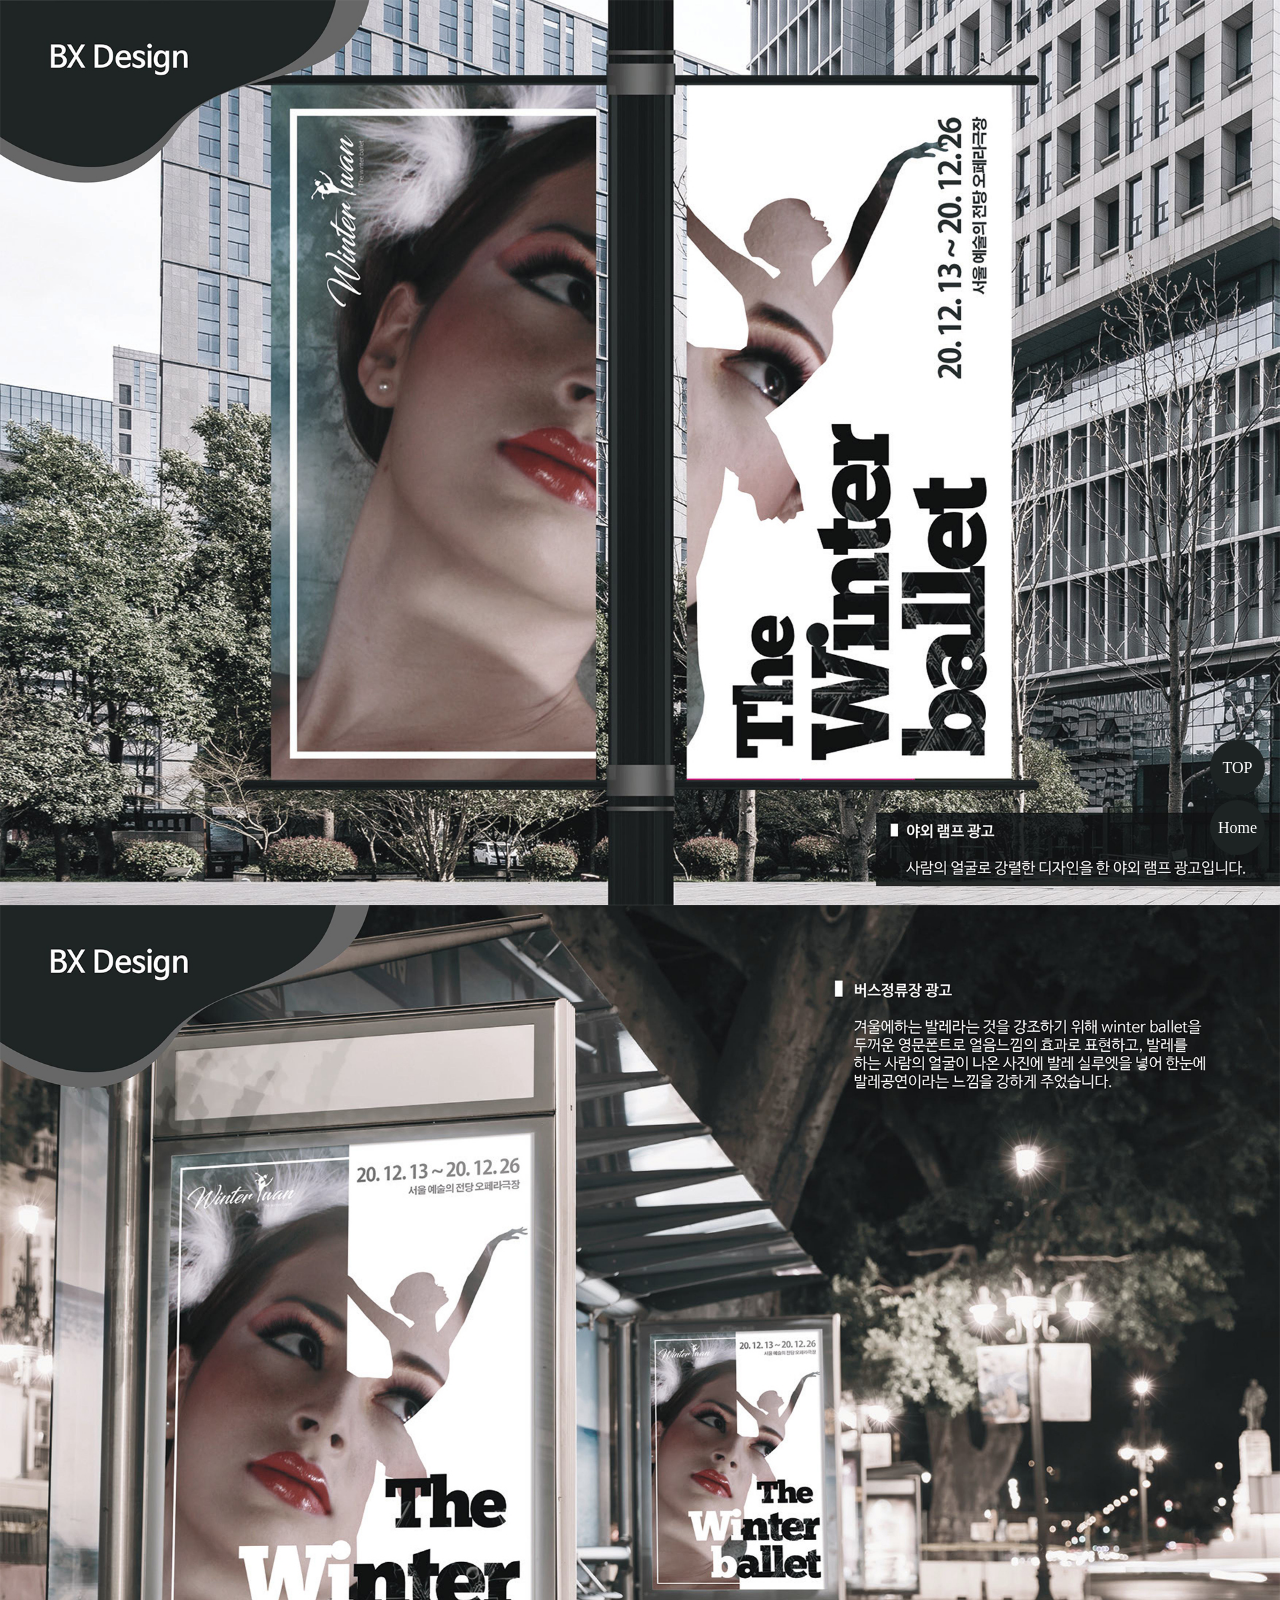
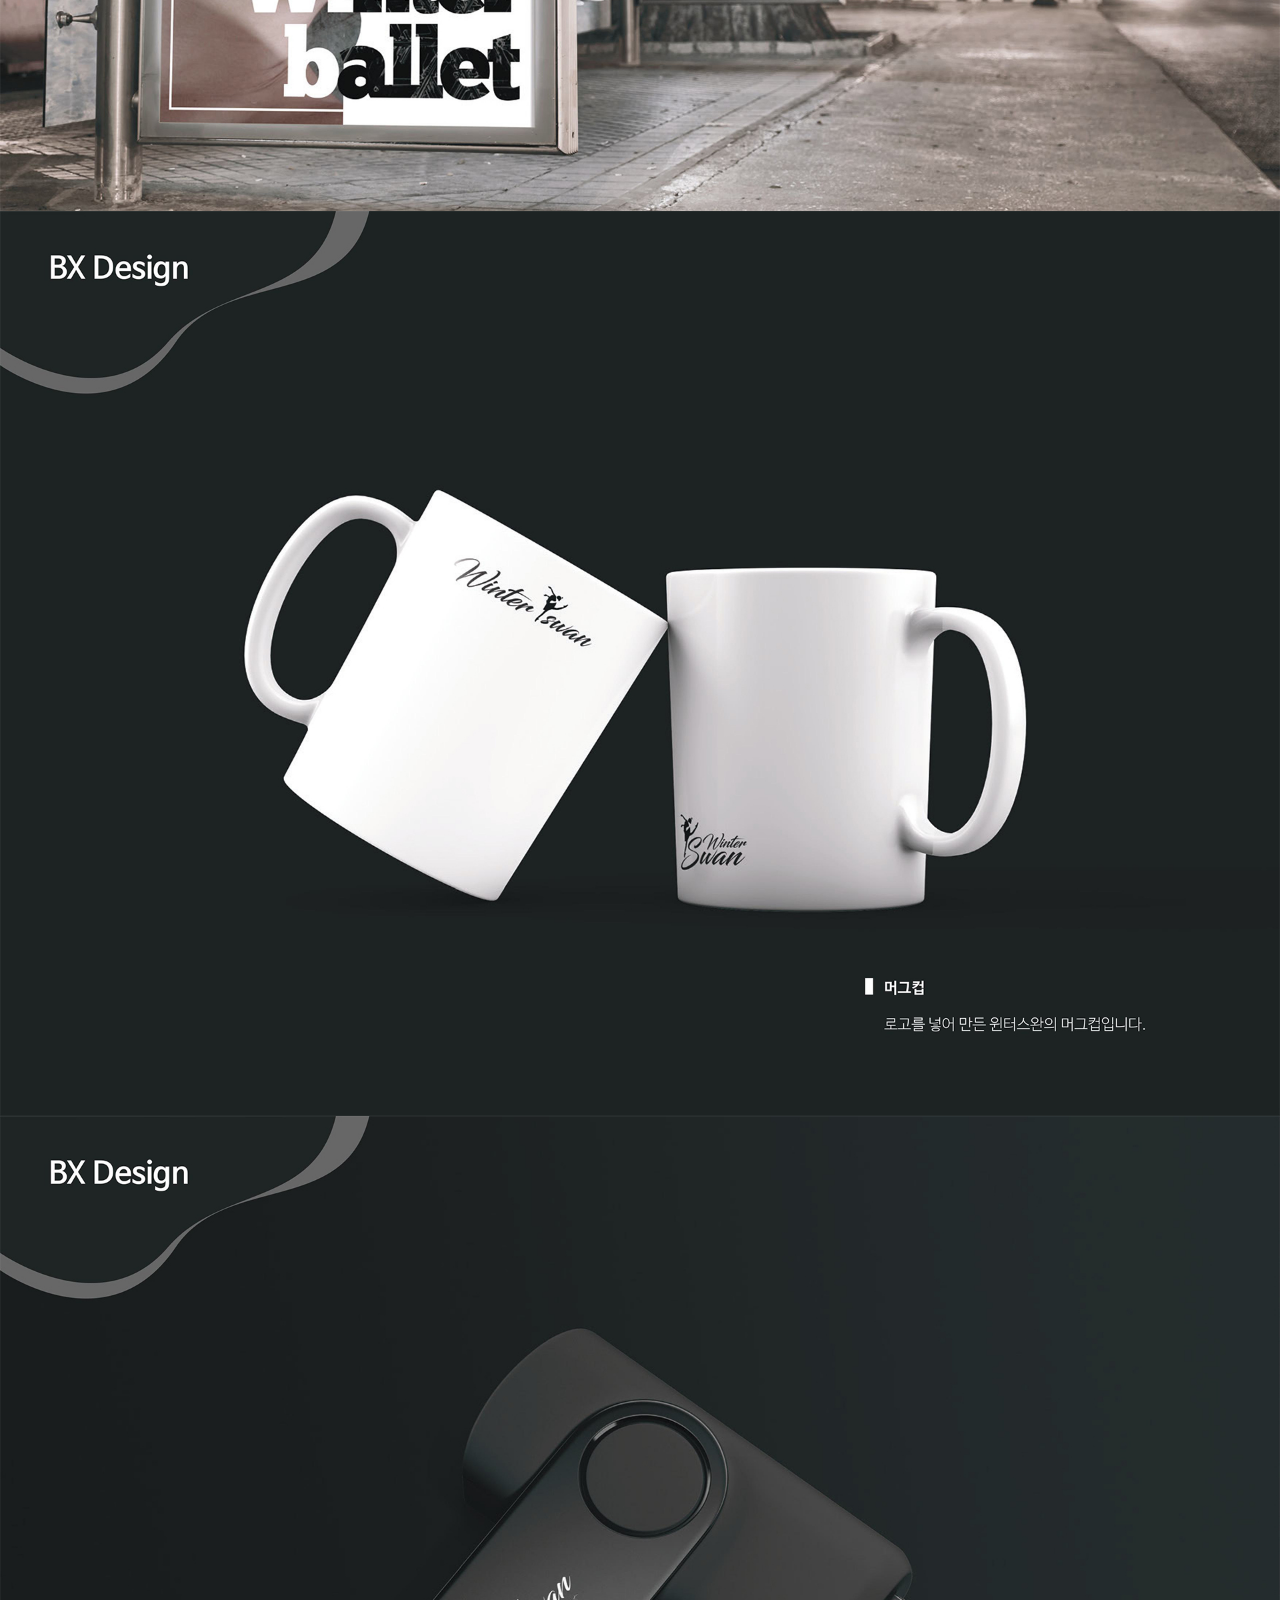
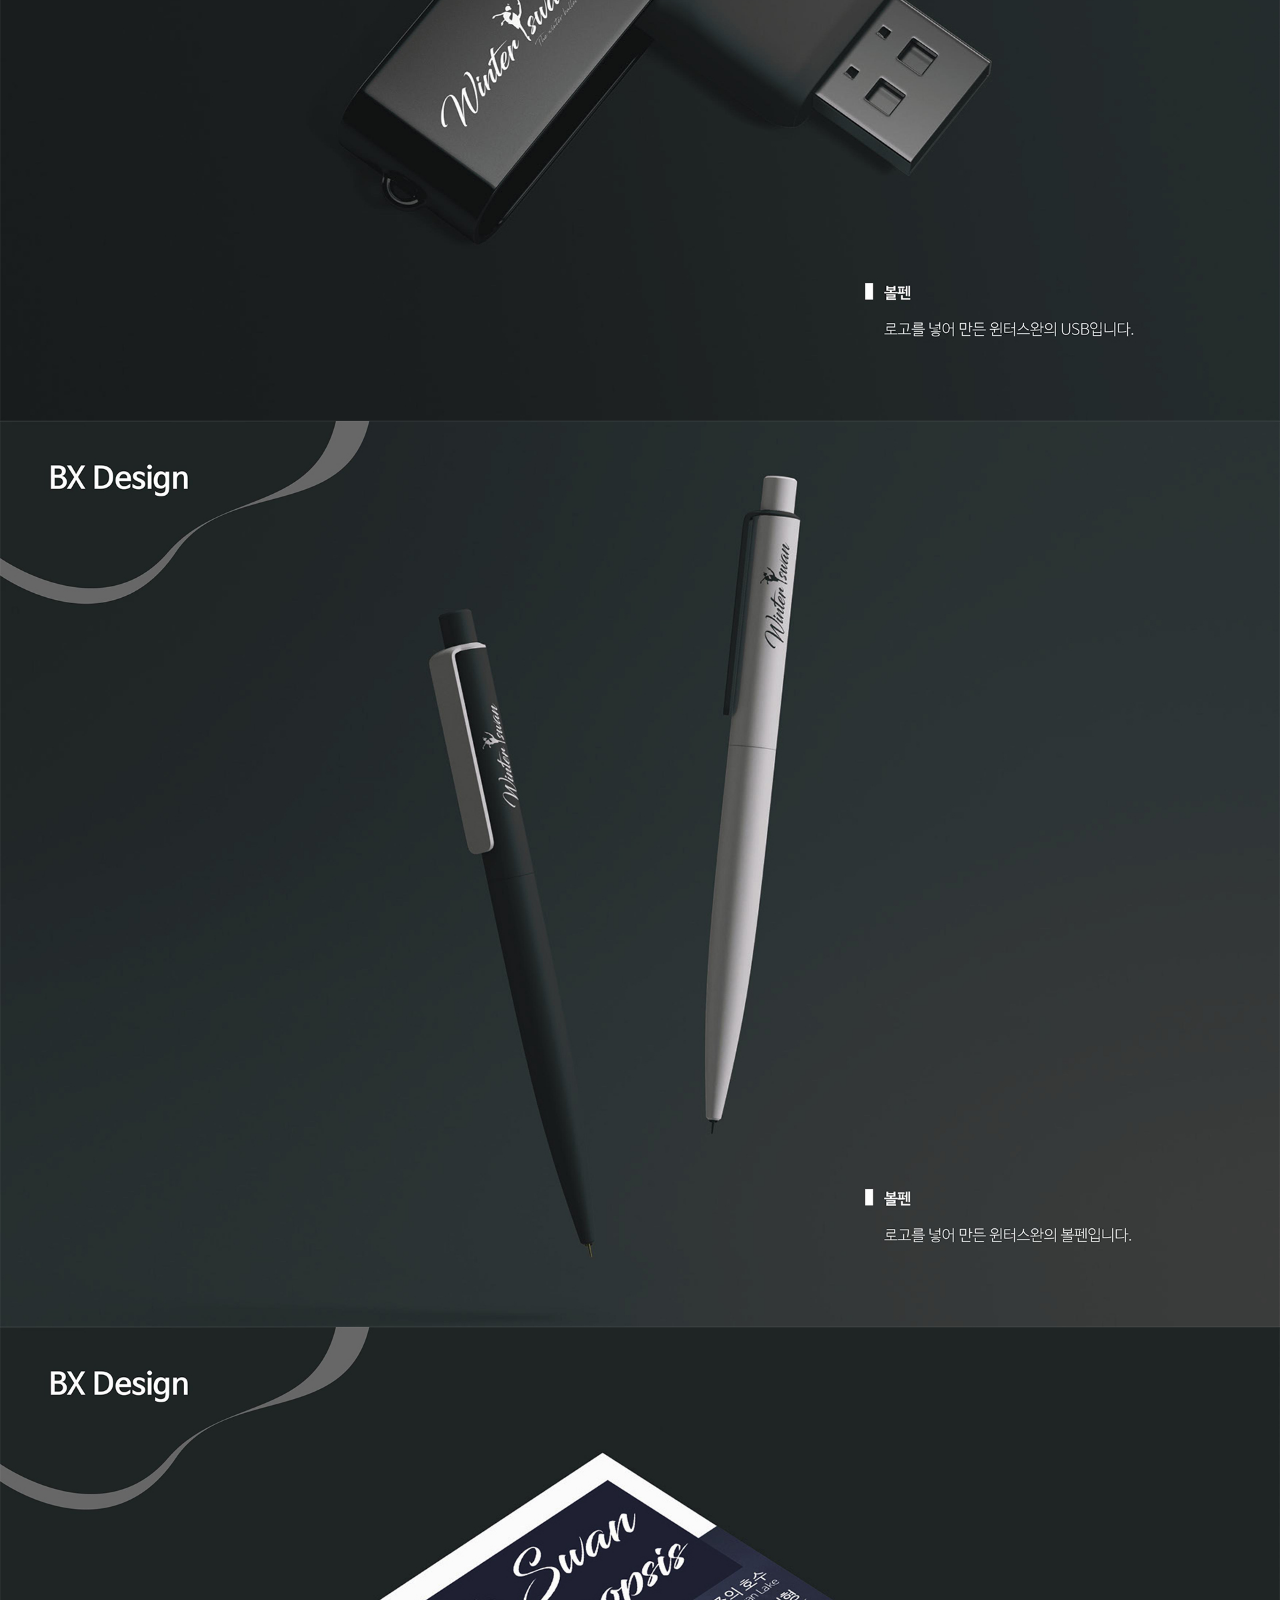
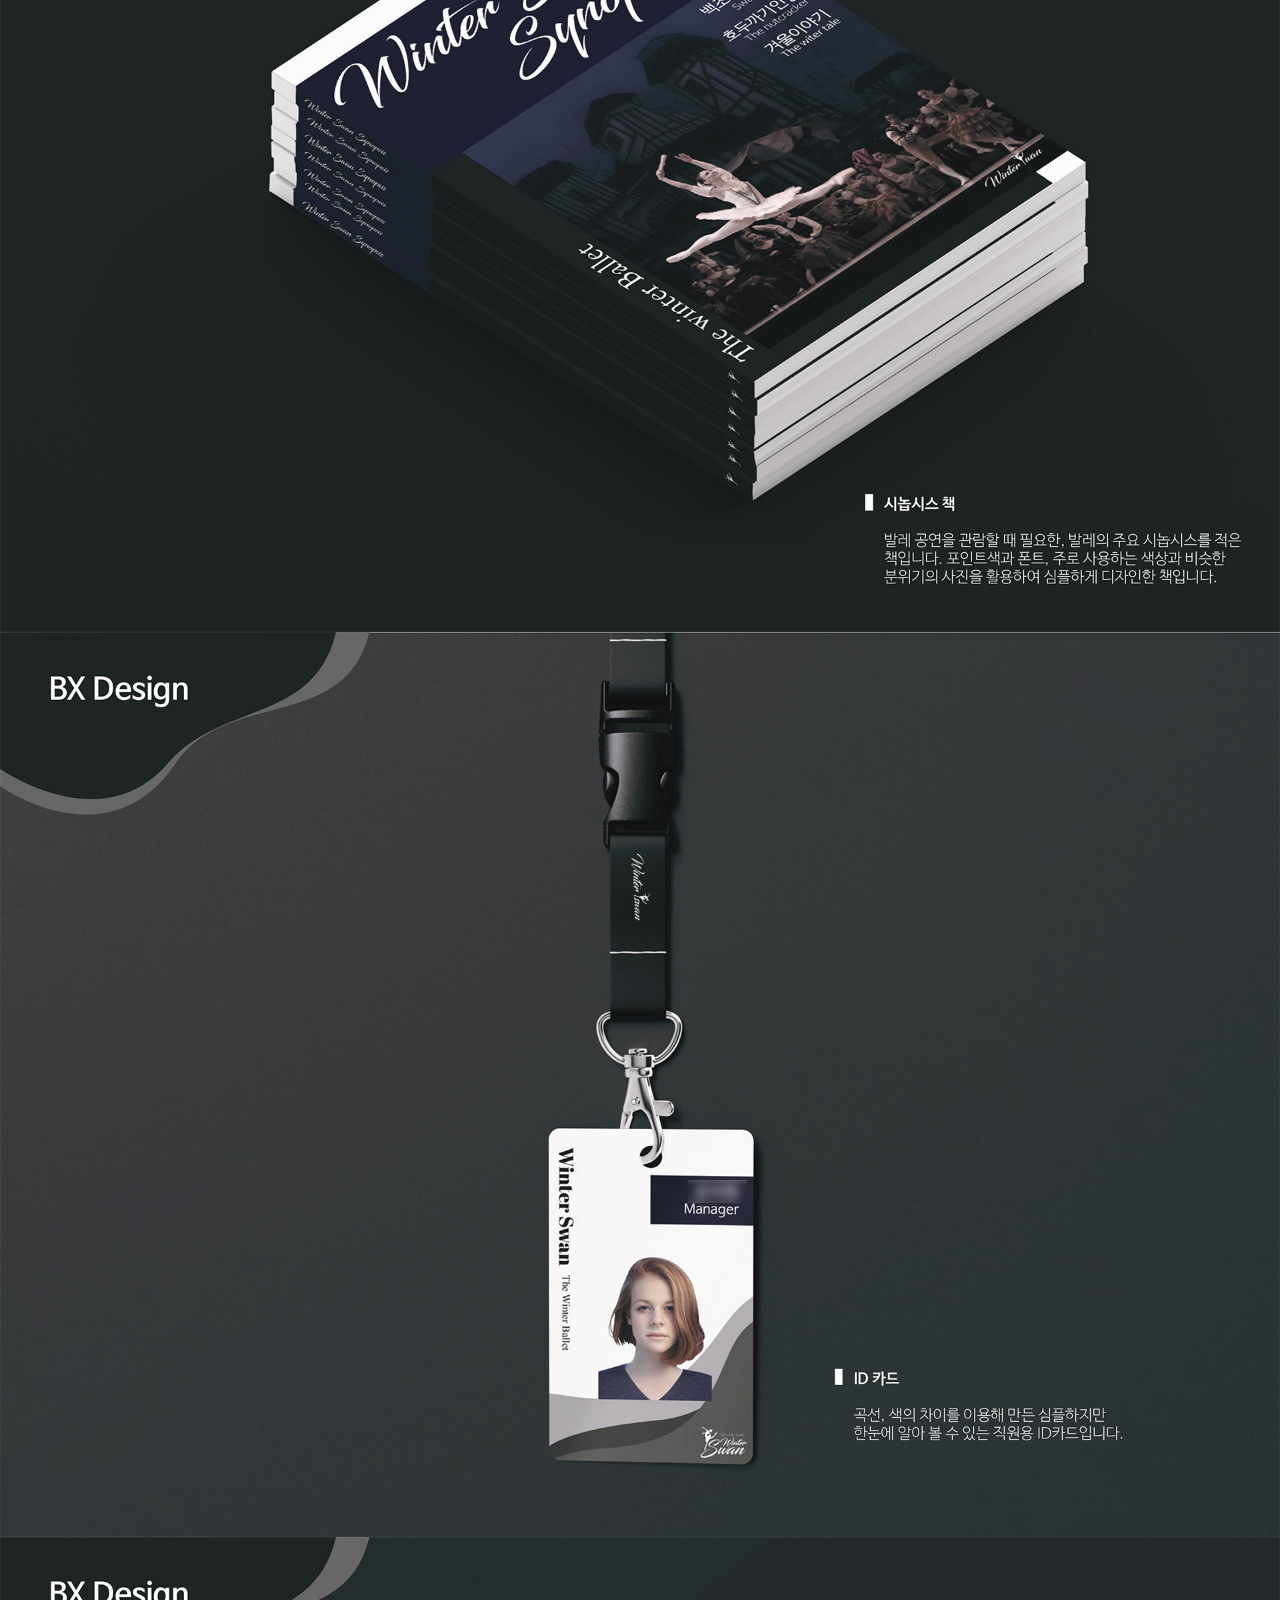
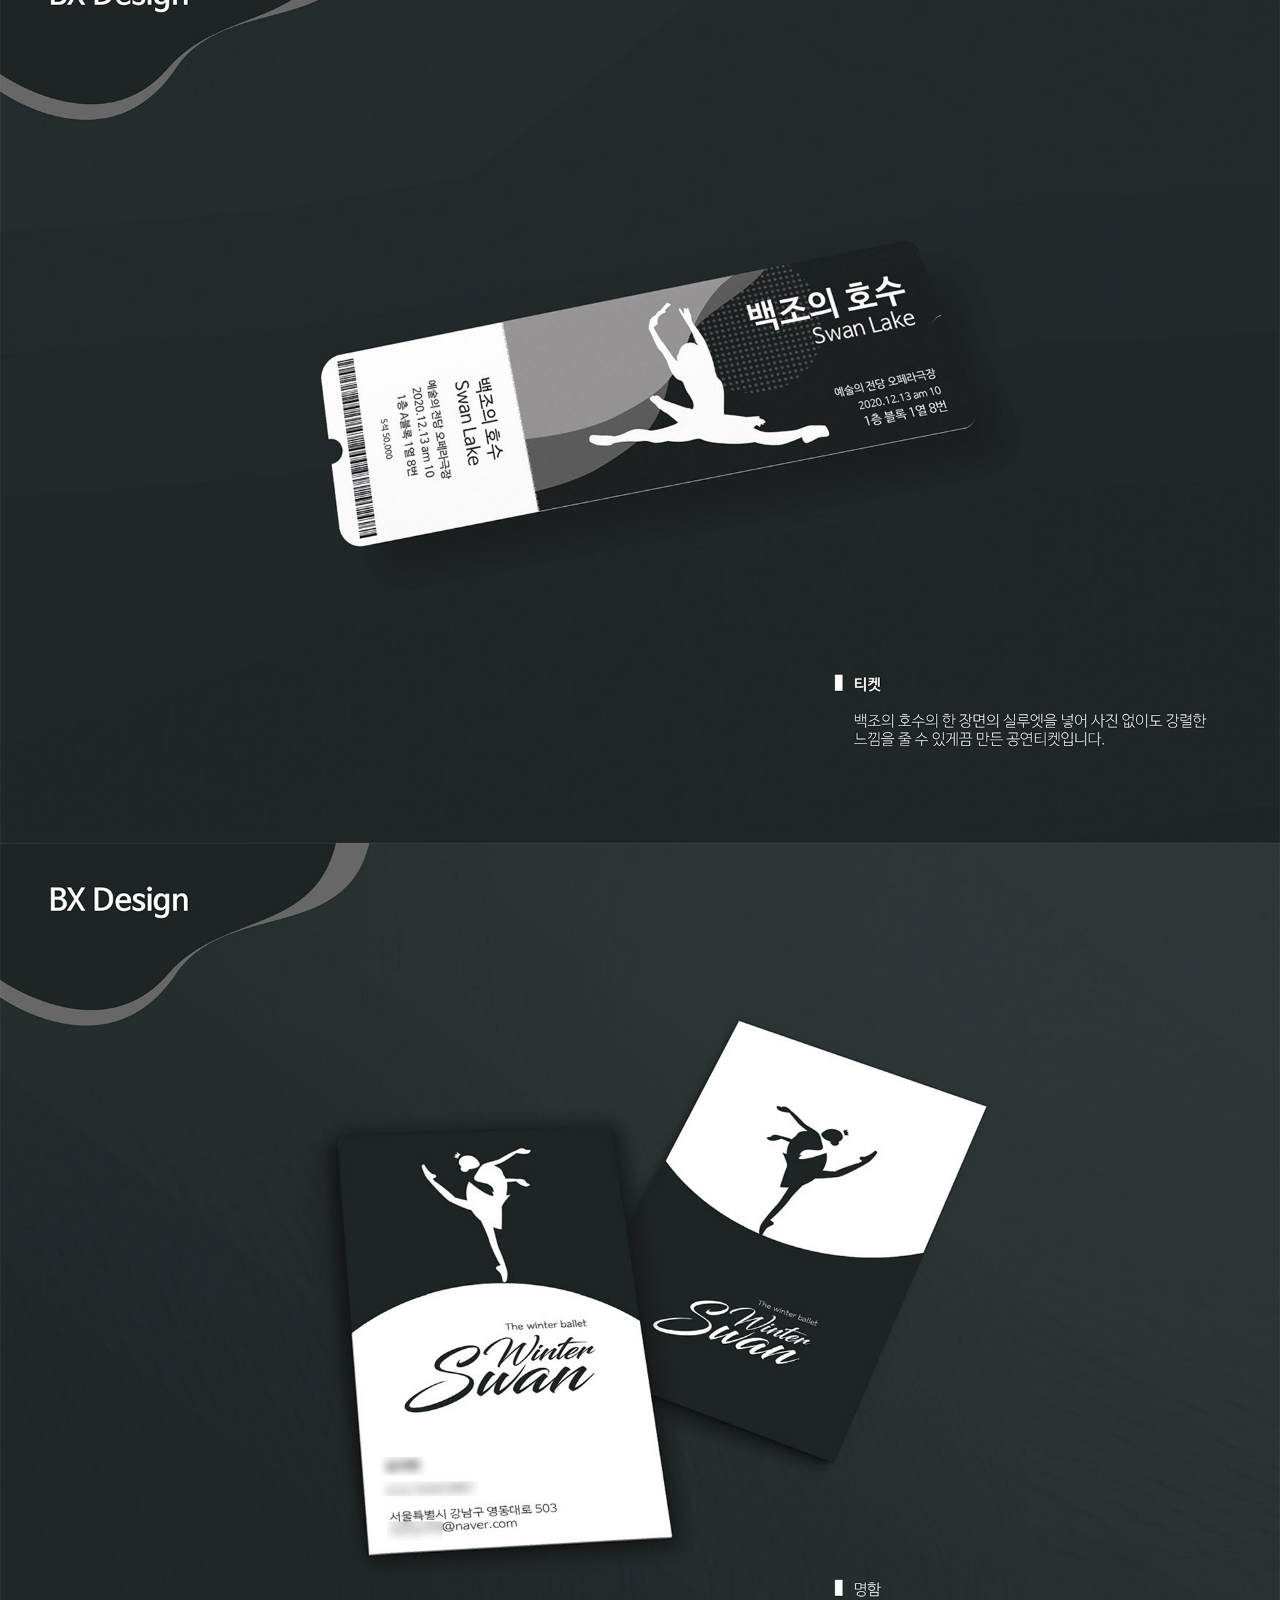
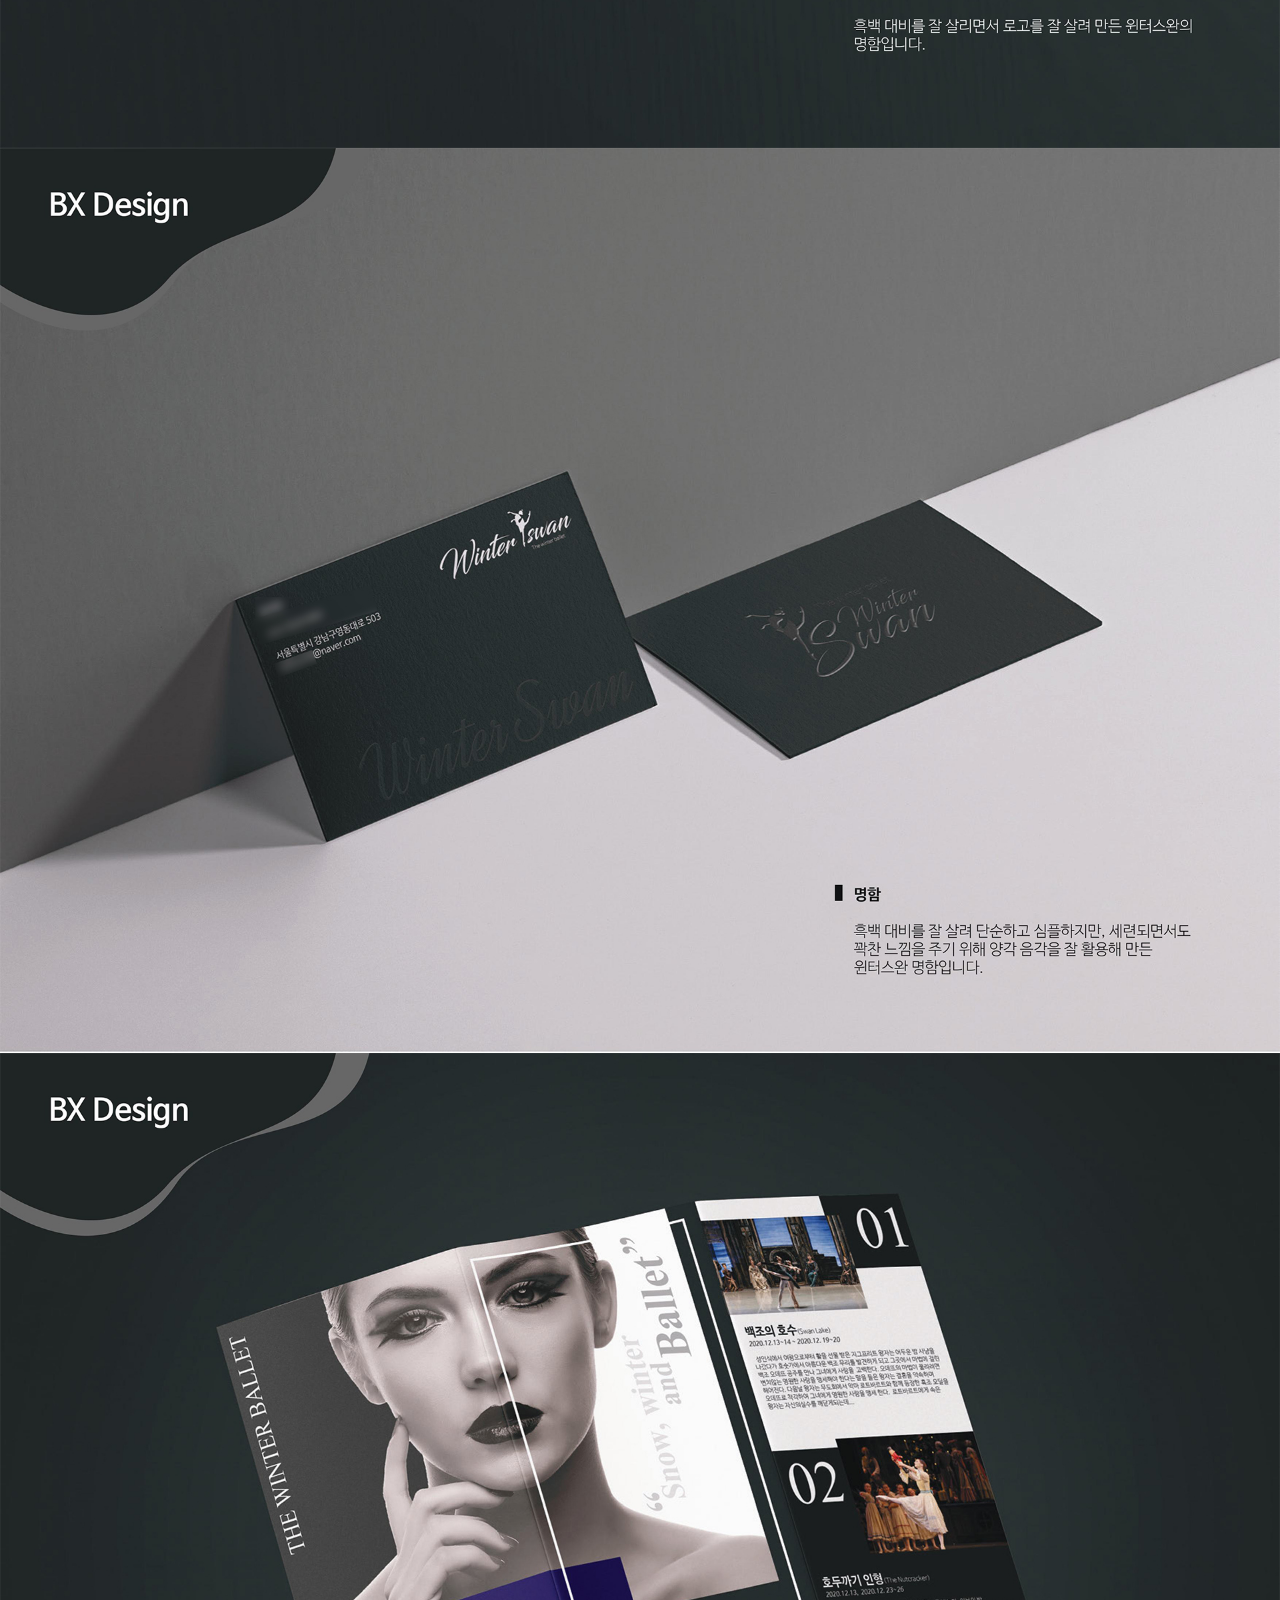
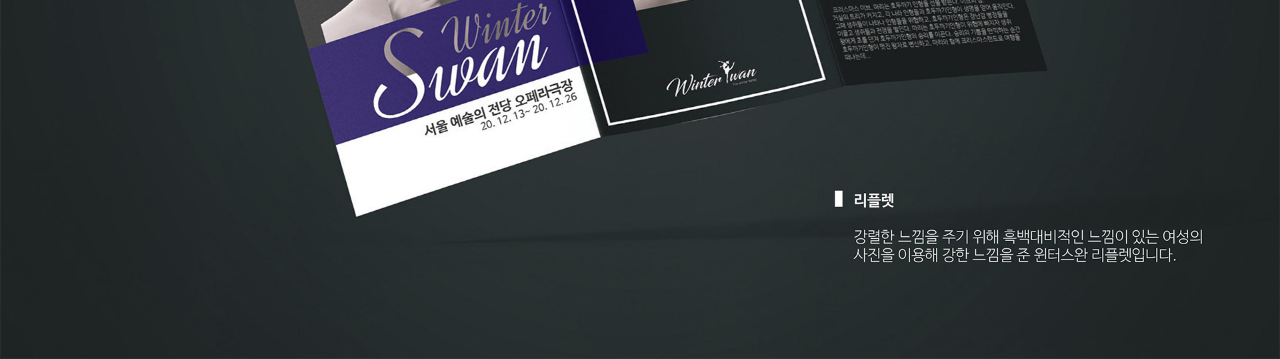
<file: bibx.html>
<!doctype html>
<html>
	<head>
		<title>Winter Swan</title>
		<meta charset="utf-8">
		<meta name="viewport" content="width=device-width, initial-scale=1">
		<meta http-equiv="X-UA-Compatible" content="IE=edge">
		<style>
			*{margin:0; padding:0;}
			a{text-decoration:none;
				color:inherit;}
			img{
				display: block;
				
			}
			.fixed_box{position:fixed;
				bottom:40px;
				right:30px;
				width:40px;}
			#top img{
					width: 100%;
				}
			.home_btn, .top_btn{
				display: inline-block;
				width:55px;
				line-height: 55px;
				background-color: #1d2323;
				text-align: center;
				border-radius:50%;
				margin-bottom:5px;
				color:#fff;
				transition: all 0.5s;
			}
			.fixed_box a:hover{
				background-color: #1d2323;
			}
		</style>
	</head>
	<body>
		<div id="top">
			<img src="./images/bx1.jpg" alt="bx이미지"><!--가이드 이미지 경로 지정하기-->
			<img src="./images/bx2.jpg" alt="bx이미지"><!--가이드 이미지 경로 지정하기-->
			<img src="./images/bx3.jpg" alt="bx이미지"><!--가이드 이미지 경로 지정하기-->
			<img src="./images/bx4.jpg" alt="bx이미지"><!--가이드 이미지 경로 지정하기-->
			<img src="./images/bx5.jpg" alt="bx이미지"><!--가이드 이미지 경로 지정하기-->
			<img src="./images/bx6.jpg" alt="bx이미지"><!--가이드 이미지 경로 지정하기-->
			<img src="./images/bx7.jpg" alt="bx이미지"><!--가이드 이미지 경로 지정하기-->
			<img src="./images/bx8.jpg" alt="bx이미지"><!--가이드 이미지 경로 지정하기-->
			<img src="./images/bx9.jpg" alt="bx이미지"><!--가이드 이미지 경로 지정하기-->
			<img src="./images/bx10.jpg" alt="bx이미지"><!--가이드 이미지 경로 지정하기-->
			<img src="./images/bx11.jpg" alt="bx이미지"><!--가이드 이미지 경로 지정하기-->
		</div>
		<div class="fixed_box">
			<a href="#top" class="top_btn"><!--href부분은 이미지를 감싼 div에 있는 id이름과 동일하게 설정.-->
				TOP
			</a>
			<!--메인페이지 경로 설정-->
			<a href="./index.html" target="_blank" class="home_btn">
				Home
			</a>
		</div>


		<!--이동시 부드럽게 이동시키기 위해 추가한 구문 시작. script쪽 전부 삭제가능.-->
		<script src="https://code.jquery.com/jquery-1.12.4.min.js" integrity="sha256-ZosEbRLbNQzLpnKIkEdrPv7lOy9C27hHQ+Xp8a4MxAQ=" crossorigin="anonymous"></script>
		<script>
			$(function() {
				$('a[href*="#"]:not([href="#"])').click(function() {
				if (location.pathname.replace(/^\//,'') == this.pathname.replace(/^\//,'') && location.hostname == this.hostname) {
				var target = $(this.hash);
				target = target.length ? target : $('[name=' + this.hash.slice(1) +']');
				if (target.length) {
				$('html, body').animate({
				scrollTop: target.offset().top
				}, 500);//움직이는 시간 조정
				return false;
				}
				}
				});
				});
		</script>
		<!--이동시 부드럽게 이동시키기 위해 추가한 구문 끝. 삭제가능.-->
	</body>
</html>
</file>
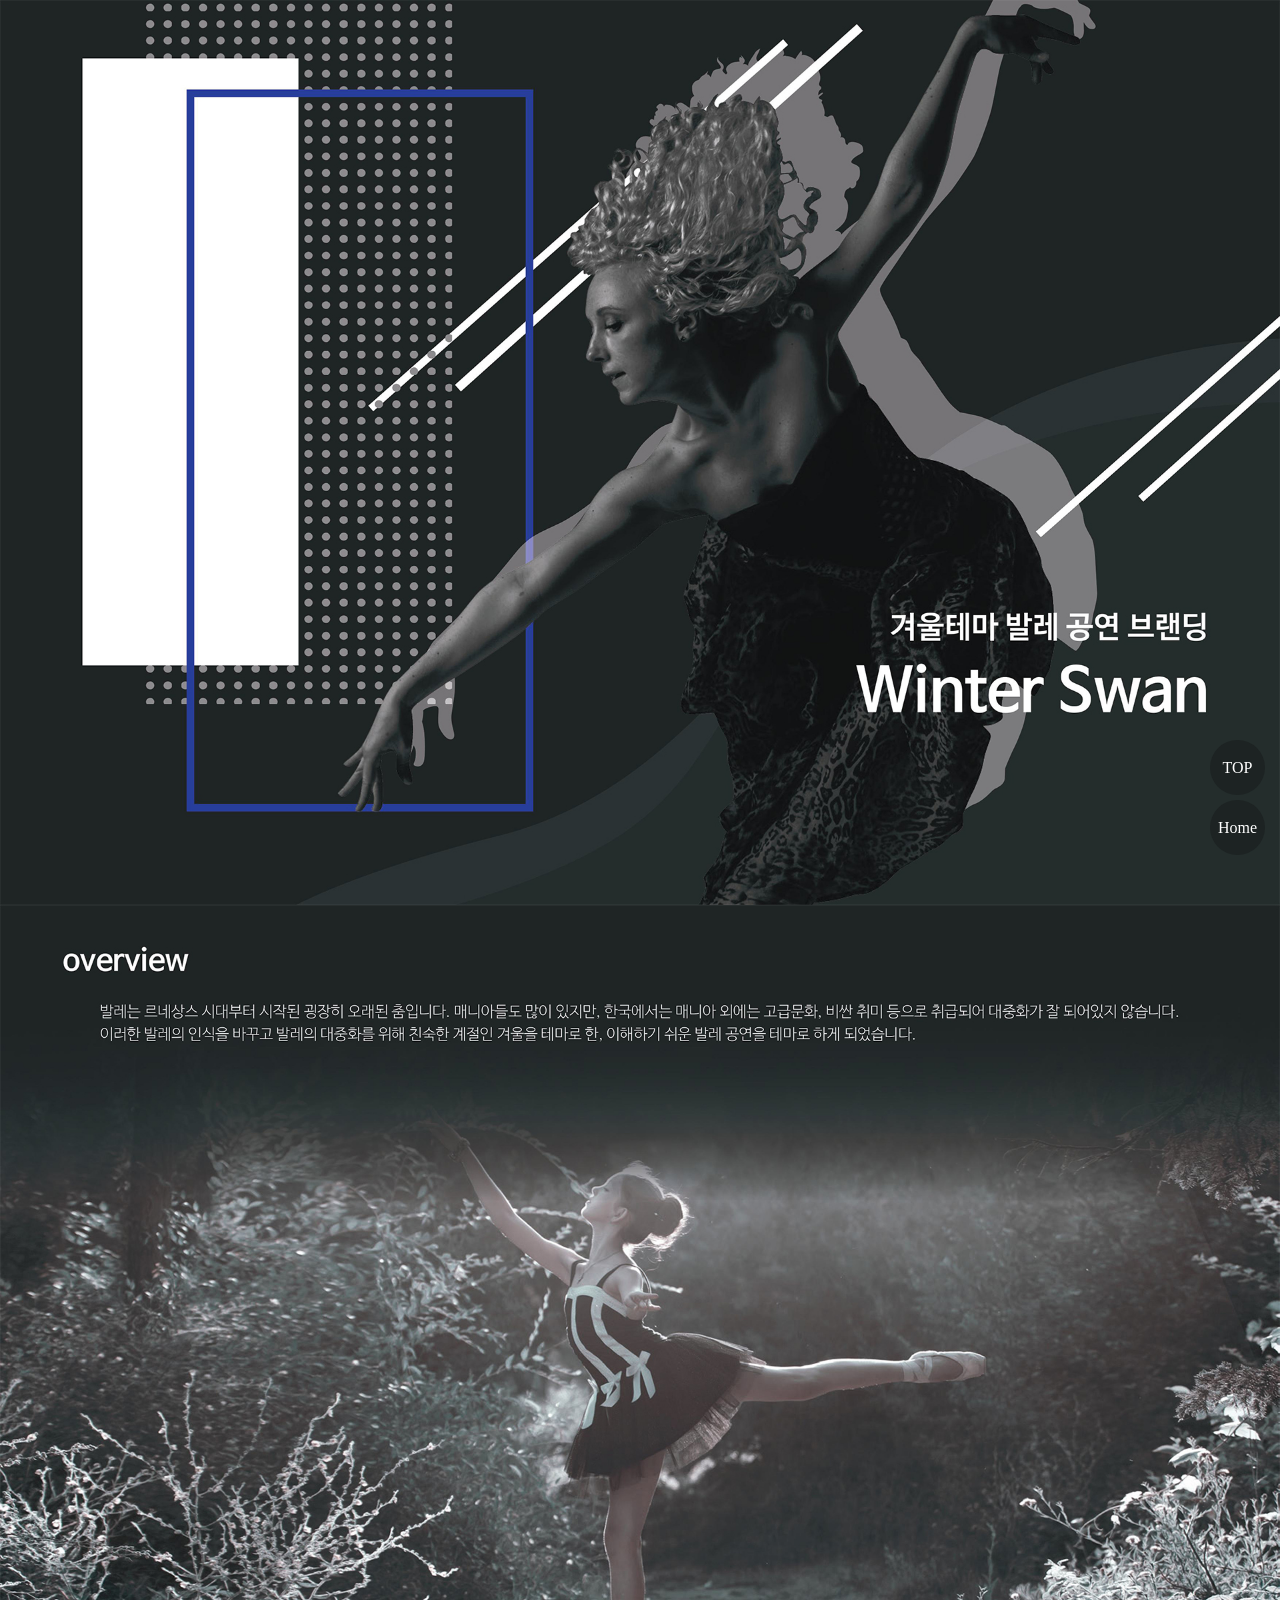
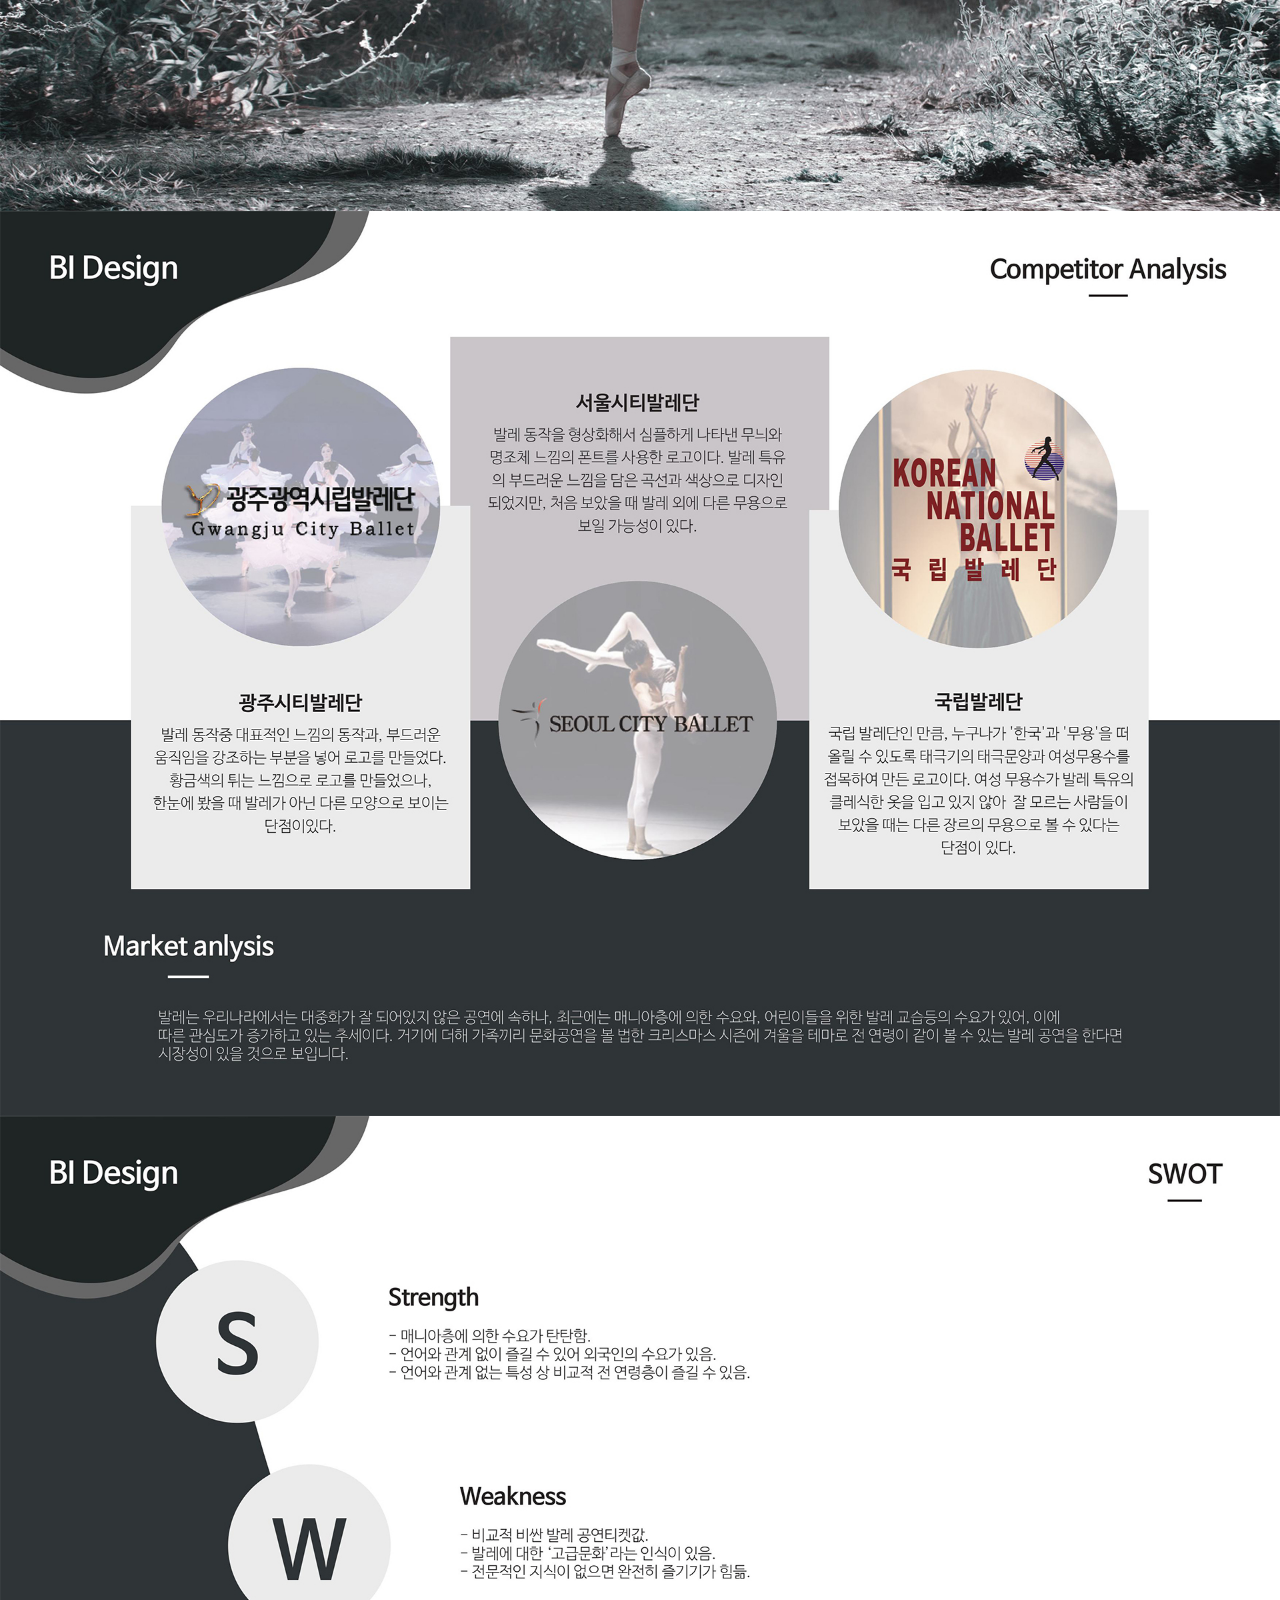
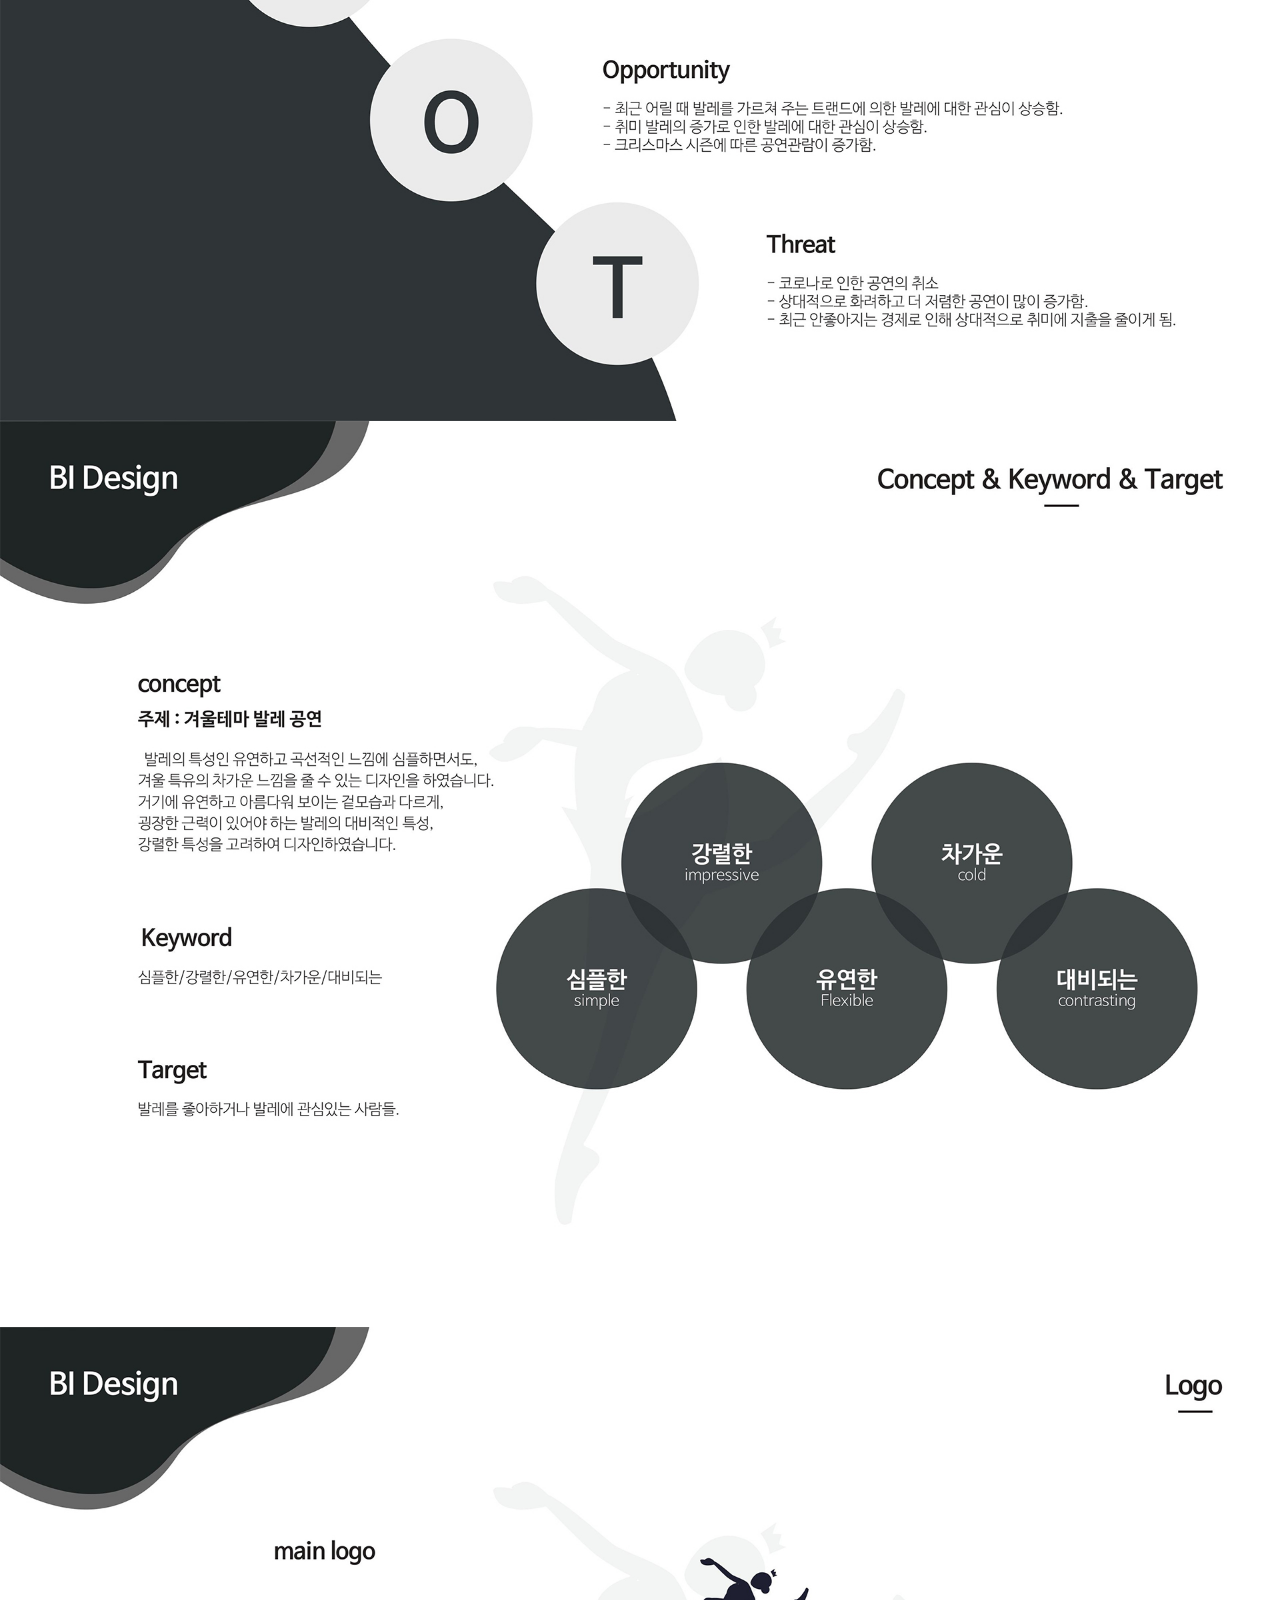
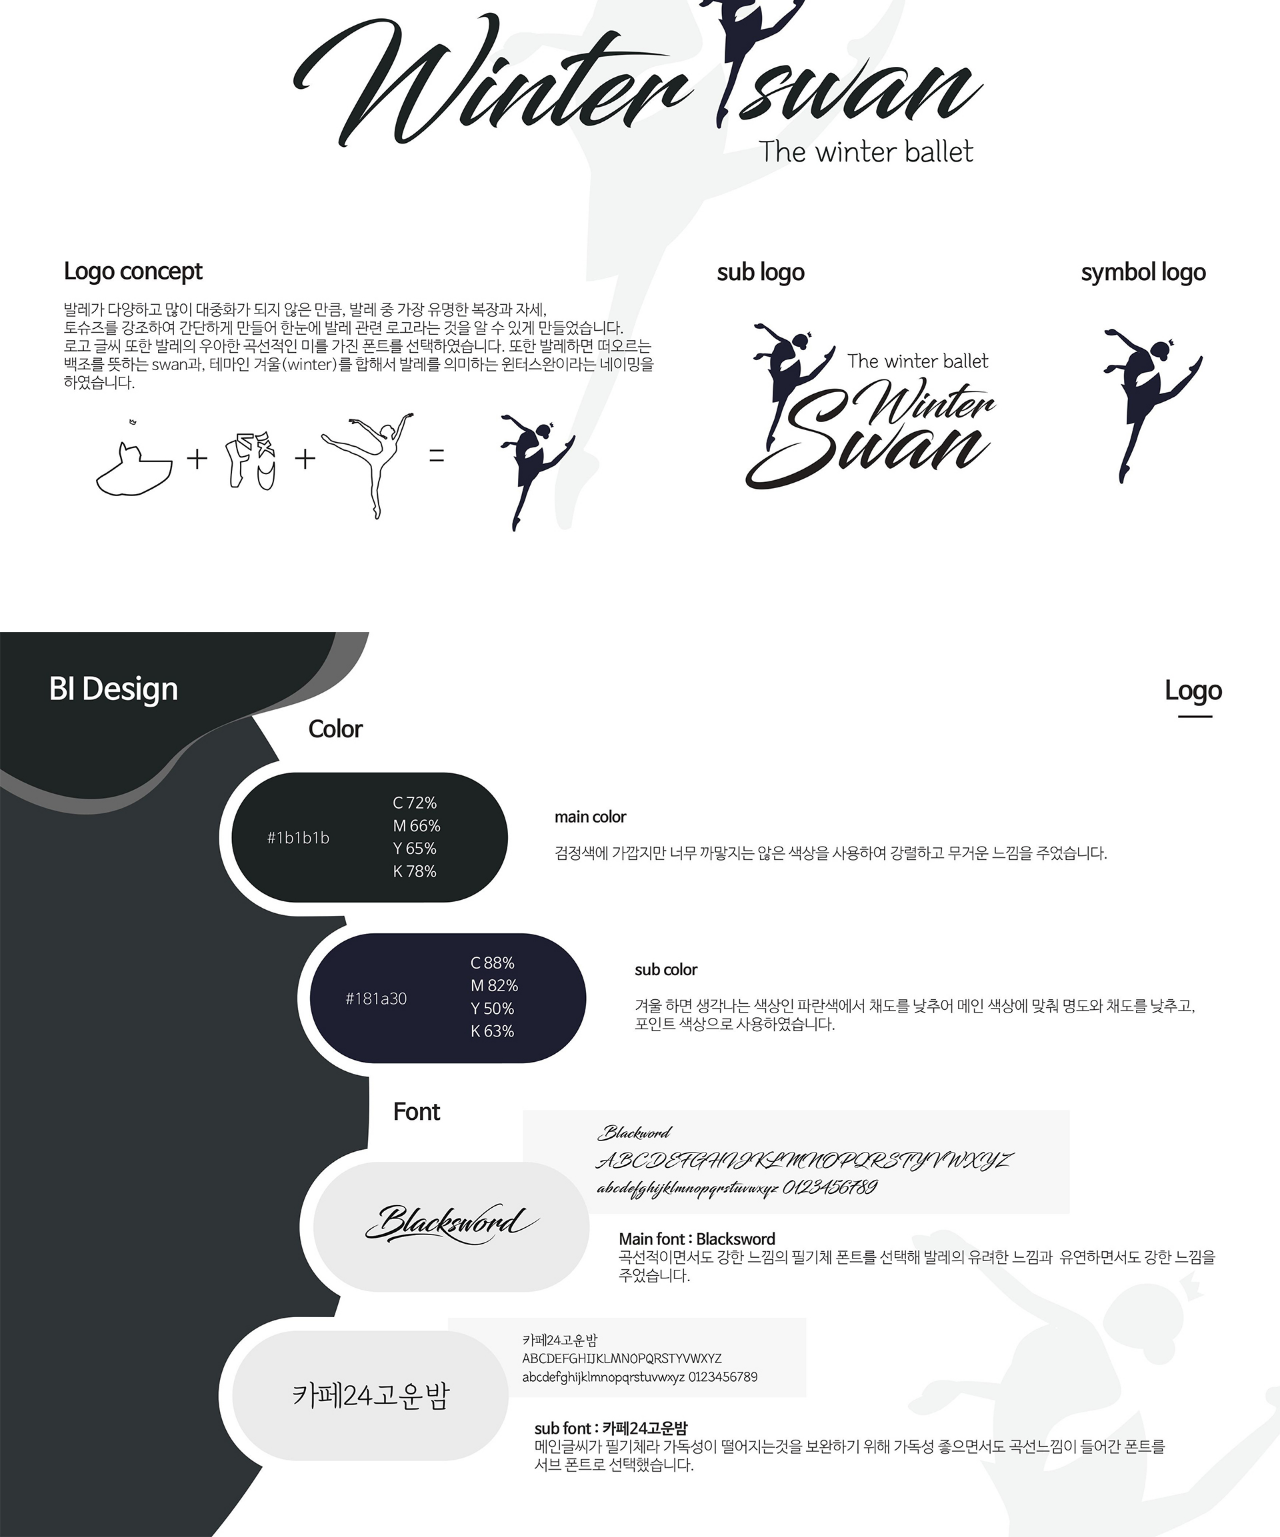
<file: brand_plan.html>
<!doctype html>
<html>
	<head>
		<title>Winter Swan</title>
		<meta charset="utf-8">
		<meta name="viewport" content="width=device-width, initial-scale=1">
		<meta http-equiv="X-UA-Compatible" content="IE=edge">
		<style>
			*{margin:0; padding:0;}
			a{text-decoration:none;
				color:inherit;}
			img{
				display: block;
				
			}
			.fixed_box{position:fixed;
				bottom:40px;
				right:30px;
				width:40px;}
			#top img{
					width: 100%;
				}
			.home_btn, .top_btn{
				display: inline-block;
				width:55px;
				line-height: 55px;
				background-color: #1d2323;
				text-align: center;
				border-radius:50%;
				margin-bottom:5px;
				color:#fff;
				transition: all 0.5s;
			}
			.fixed_box a:hover{
				background-color: #1d2323;
			}
		</style>
	</head>
	<body>
		<div id="top">
			<img src="./images/brand1.jpg" alt="brand이미지"><!--가이드 이미지 경로 지정하기-->
			<img src="./images/brand2.jpg" alt="brand이미지"><!--가이드 이미지 경로 지정하기-->
			<img src="./images/brand3.jpg" alt="brand이미지"><!--가이드 이미지 경로 지정하기-->
			<img src="./images/brand4.jpg" alt="brand이미지"><!--가이드 이미지 경로 지정하기-->
			<img src="./images/brand5.jpg" alt="brand이미지"><!--가이드 이미지 경로 지정하기-->
			<img src="./images/brand6.jpg" alt="brand이미지"><!--가이드 이미지 경로 지정하기-->
			<img src="./images/brand7.jpg" alt="brand이미지"><!--가이드 이미지 경로 지정하기-->
		</div>
		<div class="fixed_box">
			<a href="#top" class="top_btn"><!--href부분은 이미지를 감싼 div에 있는 id이름과 동일하게 설정.-->
				TOP
			</a>
			<!--메인페이지 경로 설정-->
			<a href="./index.html" target="_blank" class="home_btn">
				Home
			</a>
		</div>


		<!--이동시 부드럽게 이동시키기 위해 추가한 구문 시작. script쪽 전부 삭제가능.-->
		<script src="https://code.jquery.com/jquery-1.12.4.min.js" integrity="sha256-ZosEbRLbNQzLpnKIkEdrPv7lOy9C27hHQ+Xp8a4MxAQ=" crossorigin="anonymous"></script>
		<script>
			$(function() {
				$('a[href*="#"]:not([href="#"])').click(function() {
				if (location.pathname.replace(/^\//,'') == this.pathname.replace(/^\//,'') && location.hostname == this.hostname) {
				var target = $(this.hash);
				target = target.length ? target : $('[name=' + this.hash.slice(1) +']');
				if (target.length) {
				$('html, body').animate({
				scrollTop: target.offset().top
				}, 500);//움직이는 시간 조정
				return false;
				}
				}
				});
				});
		</script>
		<!--이동시 부드럽게 이동시키기 위해 추가한 구문 끝. 삭제가능.-->
	</body>
</html>
</file>
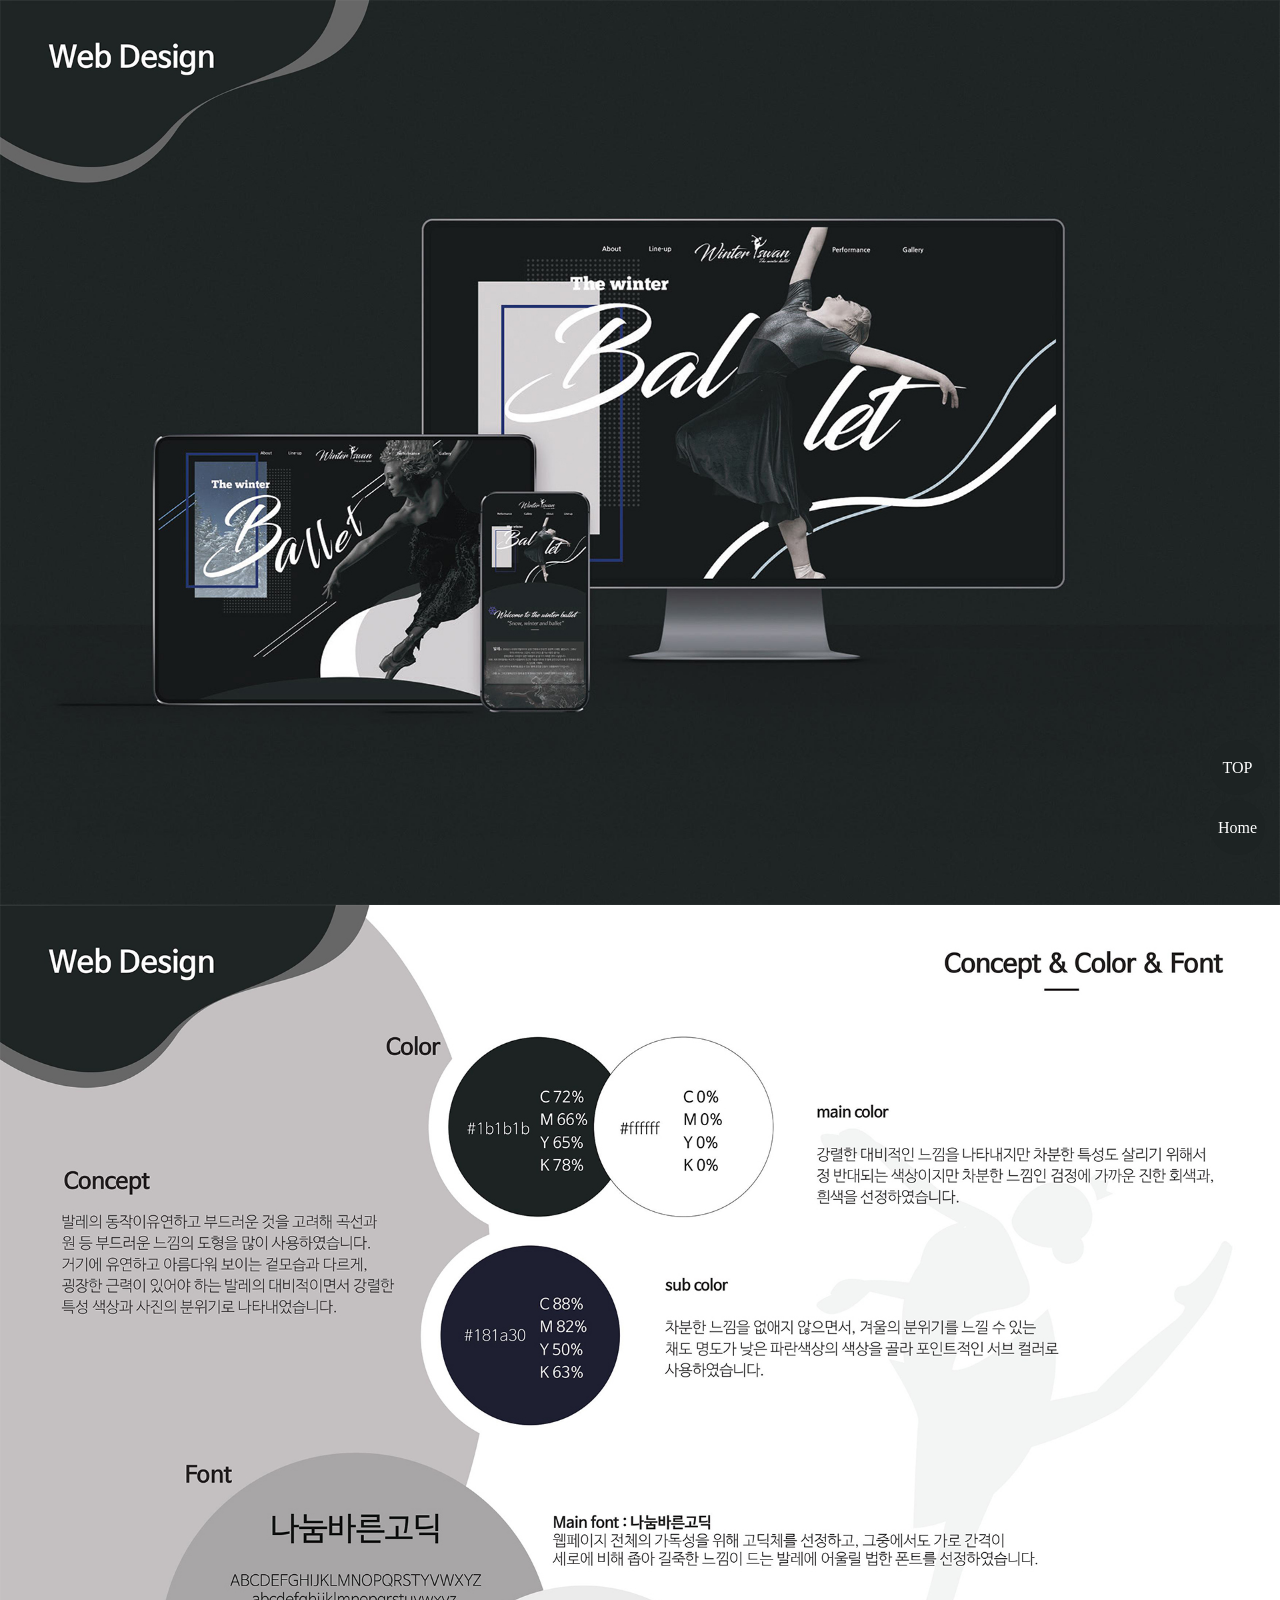
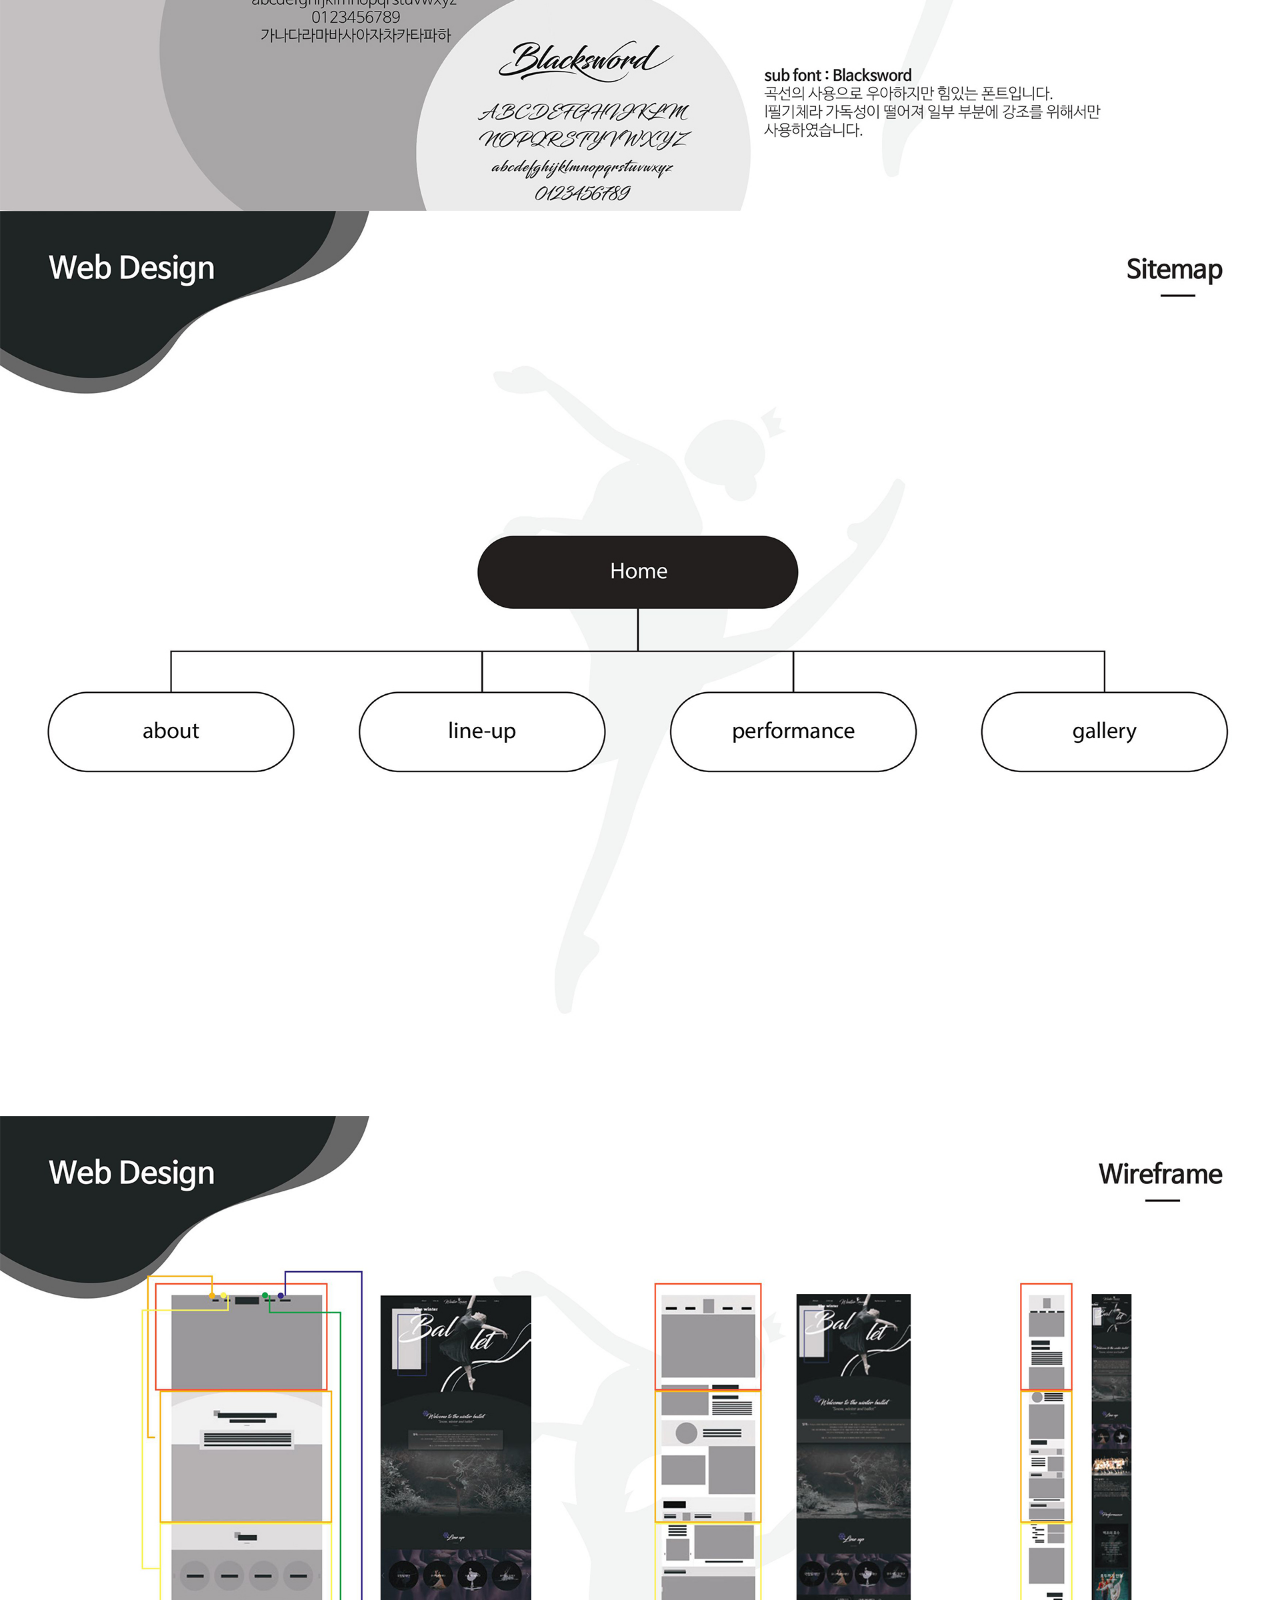
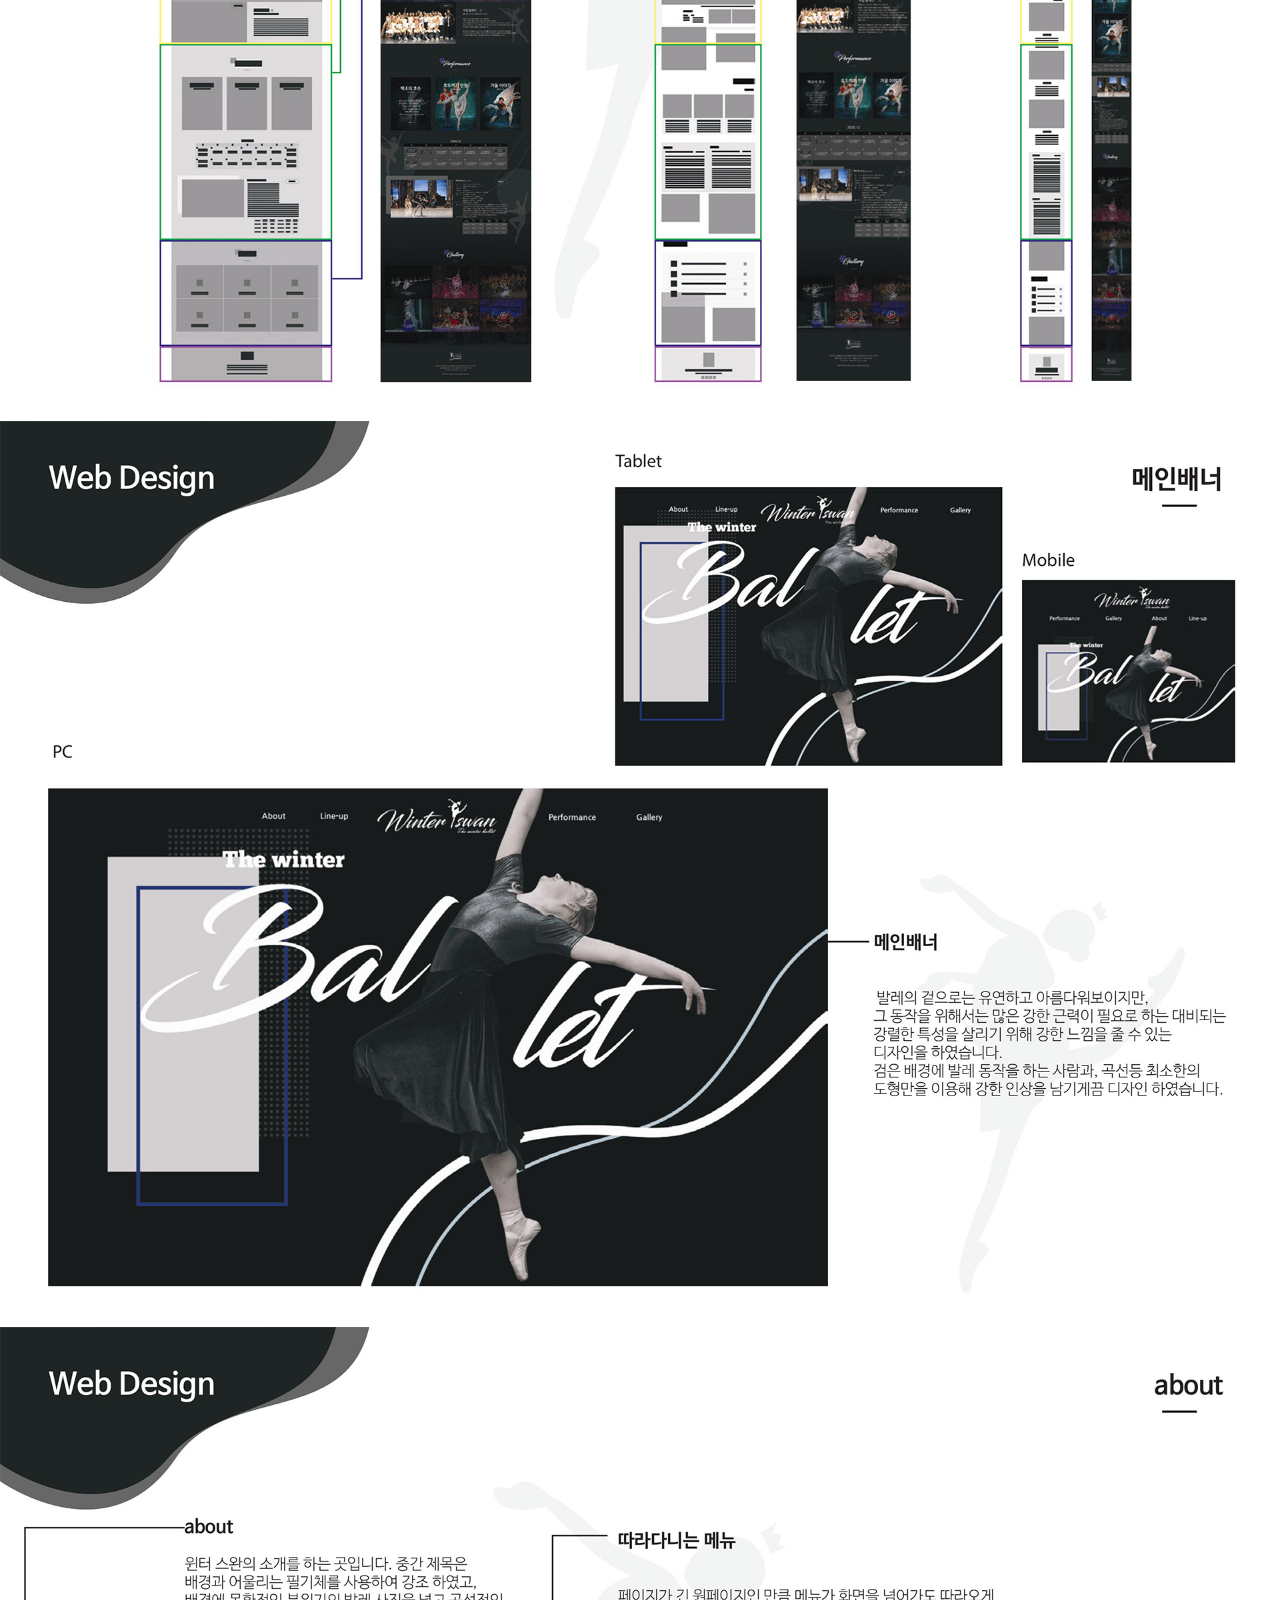
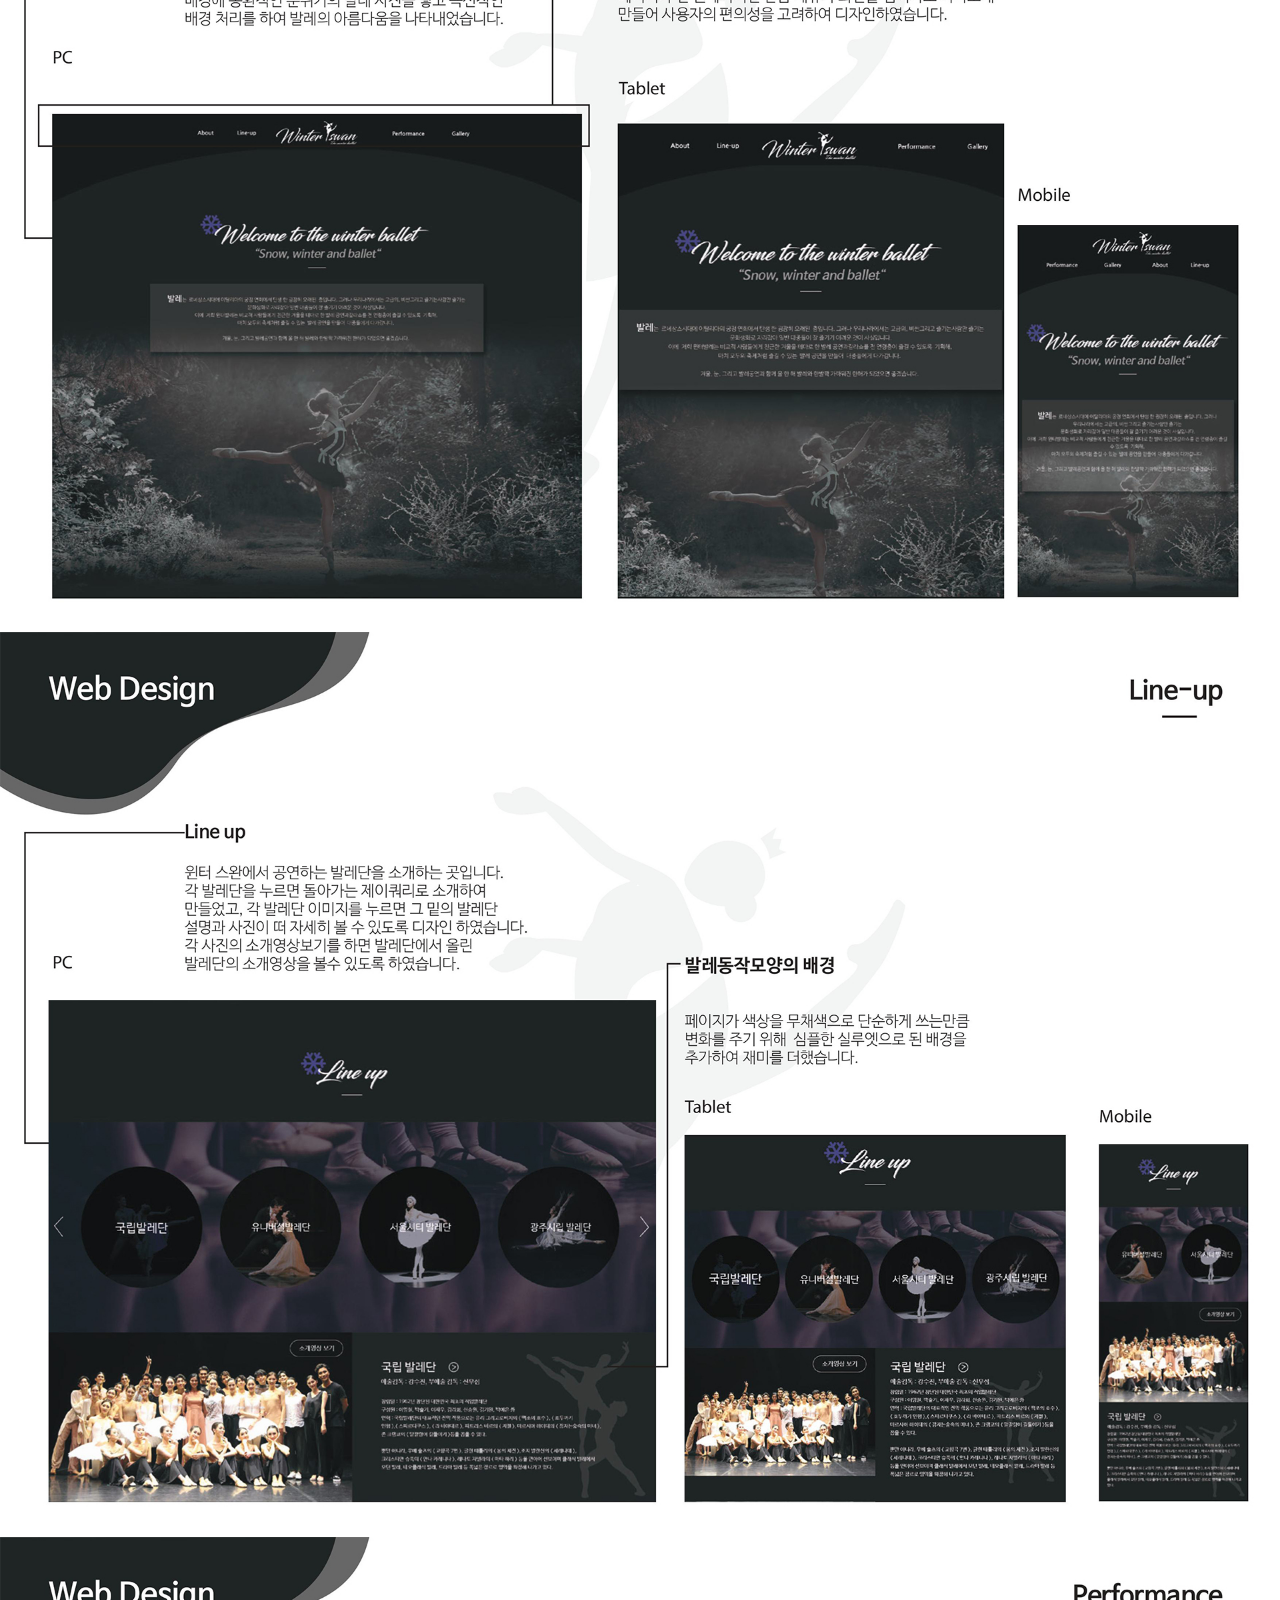
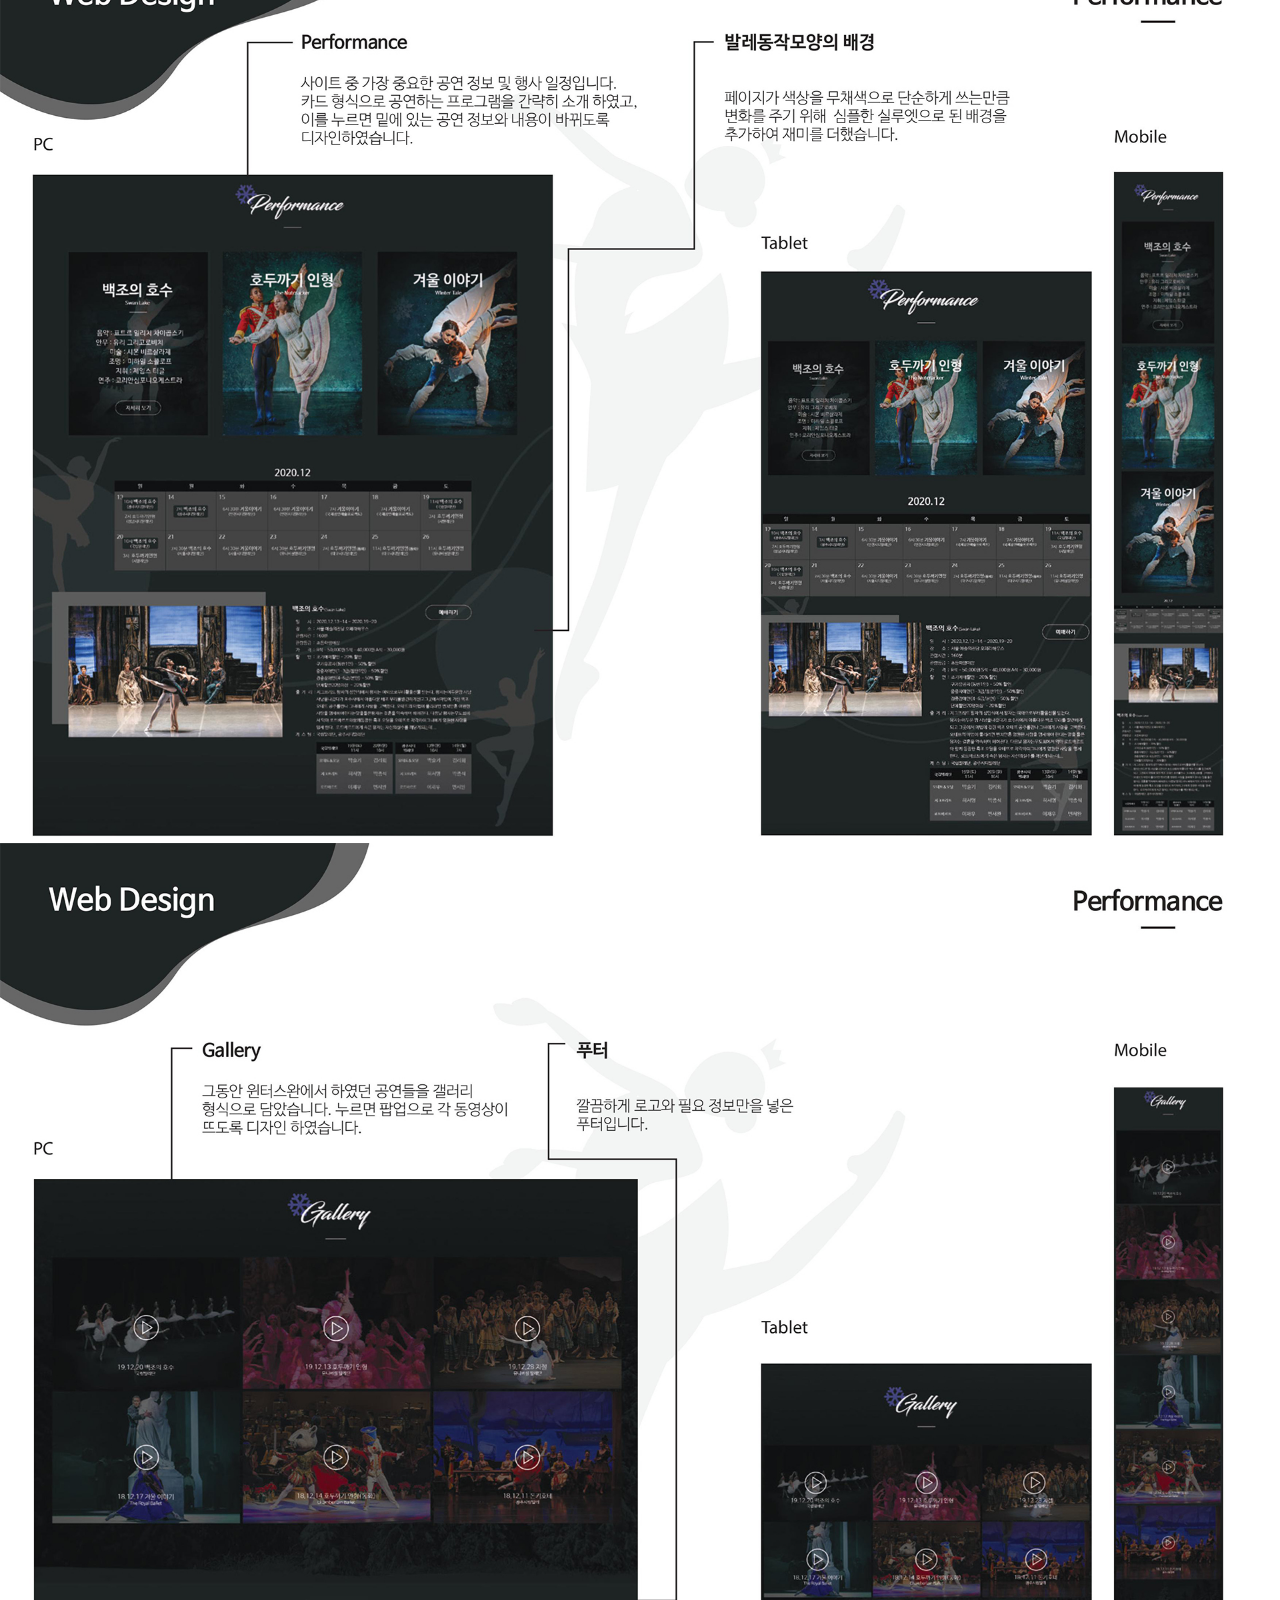
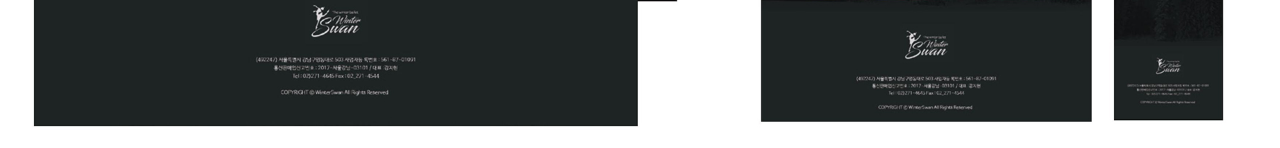
<file: web.html>
<!doctype html>
<html>
	<head>
		<title>Winter Swan</title>
		<meta charset="utf-8">
		<meta name="viewport" content="width=device-width, initial-scale=1">
		<meta http-equiv="X-UA-Compatible" content="IE=edge">
		<style>
			*{margin:0; padding:0;}
			a{text-decoration:none;
				color:inherit;}
			img{
				display: block;
				
			}
			.fixed_box{position:fixed;
				bottom:40px;
				right:30px;
				width:40px;}
			#top img{
					width: 100%;
				}
			.home_btn, .top_btn{
				display: inline-block;
				width:55px;
				line-height: 55px;
				background-color: #1d2323;
				text-align: center;
				border-radius:50%;
				margin-bottom:5px;
				color:#fff;
				transition: all 0.5s;
			}
			.fixed_box a:hover{
				background-color: #1d2323;
			}
		</style>
	</head>
	<body>
		<div id="top">
			<img src="./images/web1.jpg" alt="web이미지"><!--가이드 이미지 경로 지정하기-->
			<img src="./images/web2.jpg" alt="web이미지"><!--가이드 이미지 경로 지정하기-->
			<img src="./images/web3.jpg" alt="web이미지"><!--가이드 이미지 경로 지정하기-->
			<img src="./images/web4.jpg" alt="web이미지"><!--가이드 이미지 경로 지정하기-->
			<img src="./images/web5.jpg" alt="web이미지"><!--가이드 이미지 경로 지정하기-->
			<img src="./images/web6.jpg" alt="web이미지"><!--가이드 이미지 경로 지정하기-->
			<img src="./images/web7.jpg" alt="web이미지"><!--가이드 이미지 경로 지정하기-->
			<img src="./images/web8.jpg" alt="web이미지"><!--가이드 이미지 경로 지정하기-->
			<img src="./images/web9.jpg" alt="web이미지"><!--가이드 이미지 경로 지정하기-->
		</div>
		<div class="fixed_box">
			<a href="#top" class="top_btn"><!--href부분은 이미지를 감싼 div에 있는 id이름과 동일하게 설정.-->
				TOP
			</a>
			<!--메인페이지 경로 설정-->
			<a href="./index.html" target="_blank" class="home_btn">
				Home
			</a>
		</div>


		<!--이동시 부드럽게 이동시키기 위해 추가한 구문 시작. script쪽 전부 삭제가능.-->
		<script src="https://code.jquery.com/jquery-1.12.4.min.js" integrity="sha256-ZosEbRLbNQzLpnKIkEdrPv7lOy9C27hHQ+Xp8a4MxAQ=" crossorigin="anonymous"></script>
		<script>
			$(function() {
				$('a[href*="#"]:not([href="#"])').click(function() {
				if (location.pathname.replace(/^\//,'') == this.pathname.replace(/^\//,'') && location.hostname == this.hostname) {
				var target = $(this.hash);
				target = target.length ? target : $('[name=' + this.hash.slice(1) +']');
				if (target.length) {
				$('html, body').animate({
				scrollTop: target.offset().top
				}, 500);//움직이는 시간 조정
				return false;
				}
				}
				});
				});
		</script>
		<!--이동시 부드럽게 이동시키기 위해 추가한 구문 끝. 삭제가능.-->
	</body>
</html>
</file>
